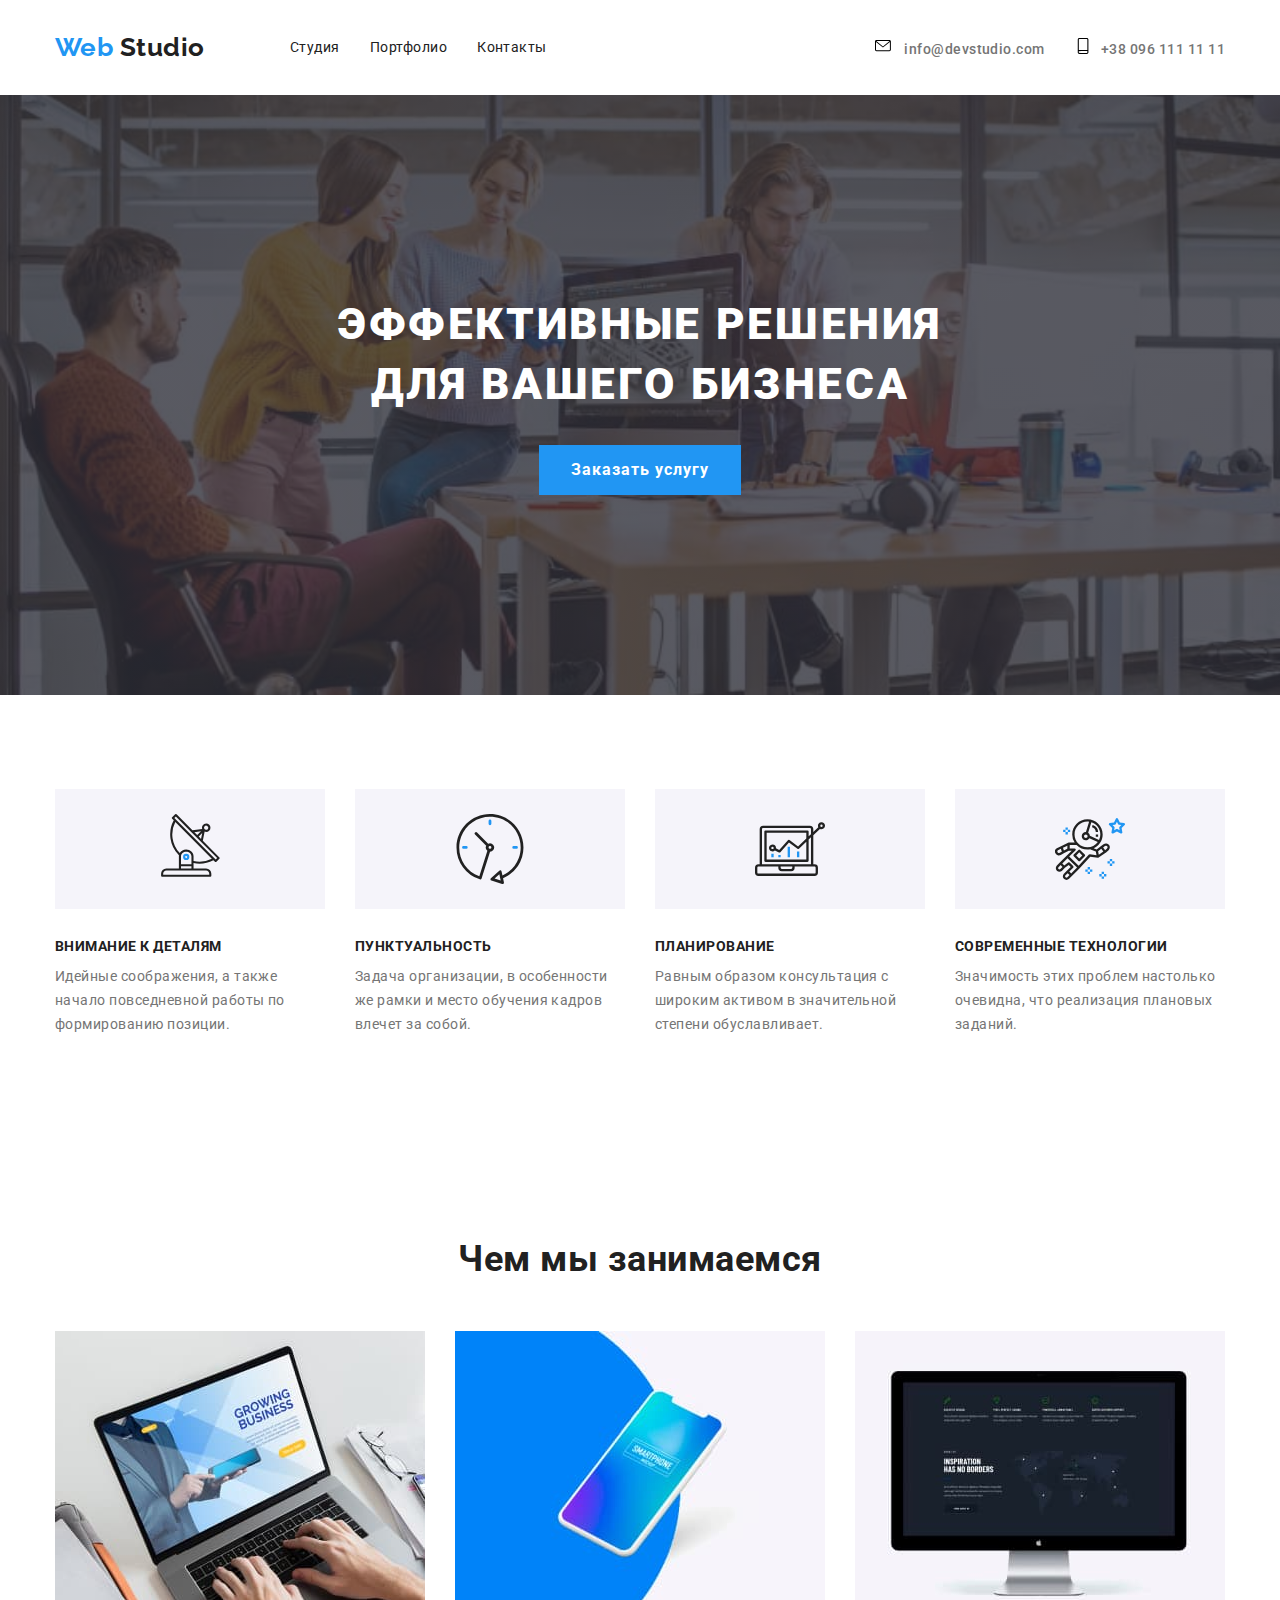
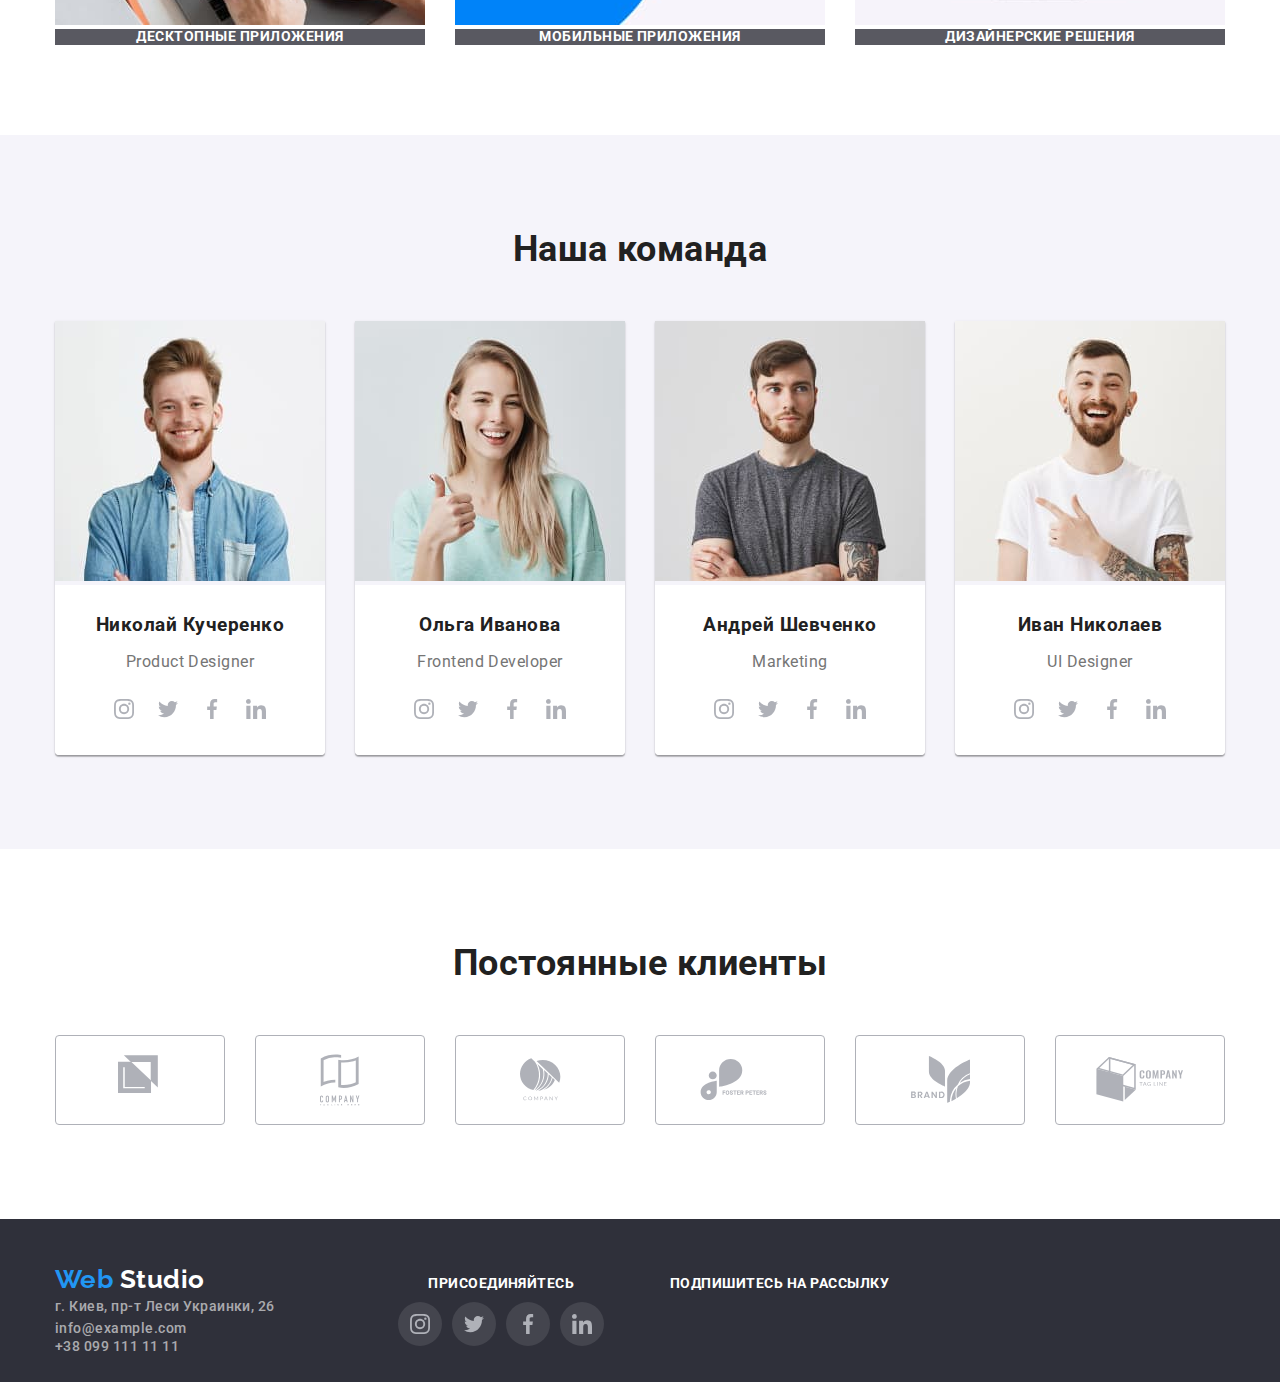
<file: index.html>
<!DOCTYPE html>
<html lang="ru">
  <head>
    <meta charset="UTF-8" />
    <meta name="viewport" content="width=device-width, initial-scale=1.0" />
    <link
      href="https://fonts.googleapis.com/css2?family=Raleway:wght@700&family=Roboto:wght@400;500;700;900&display=swap"
      rel="stylesheet"
    />
    <link
      rel="stylesheet"
      href="https://cdnjs.cloudflare.com/ajax/libs/modern-normalize/0.6.0/modern-normalize.min.css"
    />
    <link rel="stylesheet" href="styles/styles.css" />
    <title>Web Studio</title>
  </head>
  <body>
    <header class="header">
      <div class="container flex-container">
        <nav class="main-nav">
          <a class="logo" href=""
            ><span class="logo header-web">Web</span>
            <span class="logo header-studio">Studio</span>
          </a>

          <ul class="contacts-nav list">
            <li class="item">
              <a href="./index.html" class="contacts-nav-link link">Студия</a>
            </li>
            <li class="item">
              <a href="./portfolio.html" class="contacts-nav-link link"
                >Портфолио</a
              >
            </li>
            <li class="item">
              <a href="" class="contacts-nav-link link">Контакты</a>
            </li>
          </ul>
        </nav>
        <ul class="address-nav list">
          <li class="item">
            <a href="mailto:info@devstudio.com" class="link"
              ><svg width="16" height="16" class="icon-envelope">
                <use href="./images/sprite.svg#icon-envelope"></use>
              </svg>
              info@devstudio.com</a
            >
          </li>
          <li class="item">
            <a href="tel:+38096111111" class="link"
              ><svg width="16" height="16" class="icon-smartphone">
                <use href="./images/sprite.svg#icon-smartphone"></use></svg
              >+38 096 111 11 11</a
            >
          </li>
        </ul>
      </div>
    </header>
    <main>
      <div class="overlay">
        <section class="hero">
          <h1 class="hero-title">
            Эффективные решения <br />
            для вашего бизнеса
          </h1>
          <a class="button" href=""
            ><span class="order">Заказать услугу</span>
          </a>
        </section>
      </div>
      <section class="section feature">
        <div class="container">
          <h2 class="section-title visually-hidden">Наши преимущества</h2>

          <ul class="feature-list list flex-container">
            <li class="item">
              <div class="features-layout">
                <svg class="features-icon">
                  <use
                    class="features-icon"
                    href="./images/sprite.svg#icon-antenna"
                  ></use>
                </svg>
              </div>

              <h3 class="title">Внимание к деталям</h3>
              <p class="feature-text">
                Идейные соображения, а также начало повседневной работы по
                формированию позиции.
              </p>
            </li>
            <li class="item">
              <div class="features-layout">
                <svg class="features-icon">
                  <use href="./images/sprite.svg#icon-clock"></use>
                </svg>
              </div>

              <h3 class="title">Пунктуальность</h3>
              <p class="feature-text">
                Задача организации, в особенности же рамки и место обучения
                кадров влечет за собой.
              </p>
            </li>
            <li class="item">
              <div class="features-layout">
                <svg class="features-icon">
                  <use href="./images/sprite.svg#icon-diagram"></use>
                </svg>
              </div>

              <h3 class="title">Планирование</h3>
              <p class="feature-text">
                Равным образом консультация с широким активом в значительной
                степени обуславливает.
              </p>
            </li>
            <li class="item">
              <div class="features-layout">
                <svg class="features-icon">
                  <use href="./images/sprite.svg#icon-astronaut"></use>
                </svg>
              </div>

              <h3 class="title">Современные технологии</h3>
              <p class="feature-text">
                Значимость этих проблем настолько очевидна, что реализация
                плановых заданий.
              </p>
            </li>
          </ul>
        </div>
      </section>
      <section class="wedo">
        <div class="container">
          <h2 class="section-title">Чем мы занимаемся</h2>
          <ul class="wedo-list list flex-container">
            <li class="item">
              <a href="" class="link"
                ><img
                  width="370"
                  height="294"
                  src="./images/desktop.jpg"
                  alt="Десктопные приложения"
              /></a>
              <h3 class="title">Десктопные приложения</h3>
            </li>
            <li class="item">
              <a href="" class="link"
                ><img
                  width="370"
                  height="294"
                  src="./images/mobile.jpg"
                  alt="Мобильные приложения"
              /></a>
              <h3 class="title">Мобильные приложения</h3>
            </li>
            <li class="item">
              <a href="" class="link"
                ><img
                  width="370"
                  height="294"
                  src="./images/designer.jpg"
                  alt="Дизайнерские решения"
              /></a>
              <h3 class="title">Дизайнерские решения</h3>
            </li>
          </ul>
        </div>
      </section>
      <section class="section team">
        <div class="container">
          <h2 class="section-title">Наша команда</h2>
          <ul class="team-list list flex-container">
            <li class="item">
              <a href="" class="link"
                ><img
                  width="270"
                  height="260"
                  src="./images/Kucherenko.jpg"
                  alt="product designer"
              /></a>
              <div class="team-overlay">
                <h3 class="title">Николай Кучеренко</h3>
                <p>Product Designer</p>
                <ul class="smm list">
                  <li>
                    <a href="" aria-label="Instagram link" class="social-link"
                      ><svg class="icon-social">
                        <use
                          href="./images/sprite.svg#icon-instagram"
                        ></use></svg
                    ></a>
                  </li>
                  <li>
                    <a href="" aria-label="Twitter link" class="social-link"
                      ><svg class="icon-social">
                        <use href="./images/sprite.svg#icon-twitter"></use></svg
                    ></a>
                  </li>
                  <li>
                    <a href="" aria-label="Facebook link" class="social-link"
                      ><svg class="icon-social">
                        <use
                          href="./images/sprite.svg#icon-facebook"
                        ></use></svg
                    ></a>
                  </li>
                  <li>
                    <a href="" aria-label="LinkedIn link" class="social-link"
                      ><svg class="icon-social">
                        <use
                          href="./images/sprite.svg#icon-linkedin"
                        ></use></svg
                    ></a>
                  </li>
                </ul>
              </div>
            </li>
            <li class="item">
              <a href=""
                ><img
                  width="270"
                  height="260"
                  src="./images/Ivanova.jpg"
                  alt="Frontend Developer"
              /></a>
              <div class="team-overlay">
                <h3 class="title">Ольга Иванова</h3>
                <p>Frontend Developer</p>
                <ul class="smm list">
                  <li>
                    <a href="" aria-label="Instagram link" class="social-link"
                      ><svg class="icon-social">
                        <use
                          href="./images/sprite.svg#icon-instagram"
                        ></use></svg
                    ></a>
                  </li>
                  <li>
                    <a href="" aria-label="Twitter link" class="social-link"
                      ><svg class="icon-social">
                        <use href="./images/sprite.svg#icon-twitter"></use></svg
                    ></a>
                  </li>
                  <li>
                    <a href="" aria-label="Facebook link" class="social-link"
                      ><svg class="icon-social">
                        <use
                          href="./images/sprite.svg#icon-facebook"
                        ></use></svg
                    ></a>
                  </li>
                  <li>
                    <a href="" aria-label="LinkedIn link" class="social-link"
                      ><svg class="icon-social">
                        <use
                          href="./images/sprite.svg#icon-linkedin"
                        ></use></svg
                    ></a>
                  </li>
                </ul>
              </div>
            </li>
            <li class="item">
              <a href=""
                ><img
                  width="270"
                  height="260"
                  src="./images/Shevchenko.jpg"
                  alt="marketer"
              /></a>
              <div class="team-overlay">
                <h3 class="title">Андрей Шевченко</h3>
                <p>Marketing</p>
                <ul class="smm list">
                  <li>
                    <a href="" aria-label="Instagram link" class="social-link"
                      ><svg class="icon-social">
                        <use
                          href="./images/sprite.svg#icon-instagram"
                        ></use></svg
                    ></a>
                  </li>
                  <li>
                    <a href="" aria-label="Twitter link" class="social-link"
                      ><svg class="icon-social">
                        <use href="./images/sprite.svg#icon-twitter"></use></svg
                    ></a>
                  </li>
                  <li>
                    <a href="" aria-label="Facebook link" class="social-link"
                      ><svg class="icon-social">
                        <use
                          href="./images/sprite.svg#icon-facebook"
                        ></use></svg
                    ></a>
                  </li>
                  <li>
                    <a href="" aria-label="LinkedIn link" class="social-link"
                      ><svg class="icon-social">
                        <use
                          href="./images/sprite.svg#icon-linkedin"
                        ></use></svg
                    ></a>
                  </li>
                </ul>
              </div>
            </li>
            <li class="item">
              <a href=""
                ><img
                  width="270"
                  height="260"
                  src="./images/Nikolaieff.jpg"
                  alt="product designer"
              /></a>
              <div class="team-overlay">
                <h3 class="title">Иван Николаев</h3>
                <p>UI Designer</p>
                <ul class="smm list">
                  <li>
                    <a href="" aria-label="Instagram link" class="social-link"
                      ><svg class="icon-social">
                        <use
                          href="./images/sprite.svg#icon-instagram"
                        ></use></svg
                    ></a>
                  </li>
                  <li>
                    <a href="" aria-label="Twitter link" class="social-link"
                      ><svg class="icon-social">
                        <use href="./images/sprite.svg#icon-twitter"></use></svg
                    ></a>
                  </li>
                  <li>
                    <a href="" aria-label="Facebook link" class="social-link"
                      ><svg class="icon-social">
                        <use
                          href="./images/sprite.svg#icon-facebook"
                        ></use></svg
                    ></a>
                  </li>
                  <li>
                    <a href="" aria-label="LinkedIn link" class="social-link"
                      ><svg class="icon-social">
                        <use
                          href="./images/sprite.svg#icon-linkedin"
                        ></use></svg
                    ></a>
                  </li>
                </ul>
              </div>
            </li>
          </ul>
        </div>
      </section>
      <section class="section clients">
        <div class="container">
          <h2 class="section-title">Постоянные клиенты</h2>
          <ul class="clients-list list flex-container">
            <li class="clients-item">
              <a href="" class="link">
                <svg class="clients-icon-1">
                  <use href="./images/sprite.svg#icon-Client1"></use>
                </svg>
              </a>
            </li>
            <li class="clients-item">
              <a href="" class="link">
                <svg  class="clients-icon-2">
                  <use href="./images/sprite.svg#icon-Client2"></use>
                </svg>
              </a>
            </li>
            <li class="clients-item">
              <a href="" class="link">
                <svg class="clients-icon-3">
                  <use href="./images/sprite.svg#icon-Client3"></use>
                </svg>
              </a>
            </li>
            <li class="clients-item">
              <a href="" class="link">
                <svg class="clients-icon-4">
                  <use href="./images/sprite.svg#icon-Client4"></use>
                </svg>
              </a>
            </li>
            <li class="clients-item">
              <a href="" class="link">
                <svg  class="clients-icon-5">
                  <use href="./images/sprite.svg#icon-Client5"></use>
                </svg>
              </a>
            </li>
            <li class="clients-item">
              <a href="" class="link">
                <svg class="clients-icon-6">
                  <use href="./images/sprite.svg#icon-Client6"></use>
                </svg>
              </a>
            </li>
          </ul>
        </div>
      </section>
    </main>
    <footer class="footer">
      <div class="footer-flex container">
        <div class="footer-contacts">
          <a class="logo" href=""
            ><span class="logo footer-web">Web</span>
            <span class="logo footer-studio">Studio</span>
          </a>

          <address class="address">
            <ul class="list">
              <li>
                <p class="address-text">г. Киев, пр-т Леси Украинки, 26</p>
              </li>
              <li>
                <a href="mailto:info@example.com" class="link"
                  >info@example.com</a
                >
              </li>
              <li>
                <a href="" class="link">+38 099 111 11 11</a>
              </li>
            </ul>
          </address>
        </div>
        <div class="social">
          <h3 class="title">Присоединяйтесь</h3>
          <ul class="list">
            <li class="item">
              <a href="" aria-label="Instagram link" class="social-link"
                ><svg class="icon-social">
                  <use href="./images/sprite.svg#icon-instagram"></use></svg
              ></a>
            </li>
            <li class="item">
              <a href="" aria-label="Twitter link" class="social-link"
                ><svg class="icon-social">
                  <use href="./images/sprite.svg#icon-twitter"></use></svg
              ></a>
            </li>
            <li class="item">
              <a href="" aria-label="Facebook link" class="social-link"
                ><svg class="icon-social">
                  <use href="./images/sprite.svg#icon-facebook"></use></svg
              ></a>
            </li>
            <li class="item">
              <a href="" aria-label="LinkedIn link" class="social-link"
                ><svg class="icon-social">
                  <use href="./images/sprite.svg#icon-linkedin"></use></svg
              ></a>
            </li>
          </ul>
        </div>
        <div class="footer-nav">
          <h3 class="title">Подпишитесь на рассылку</h3>
        </div>
      </div>
    </footer>
  </body>
</html>
</file>
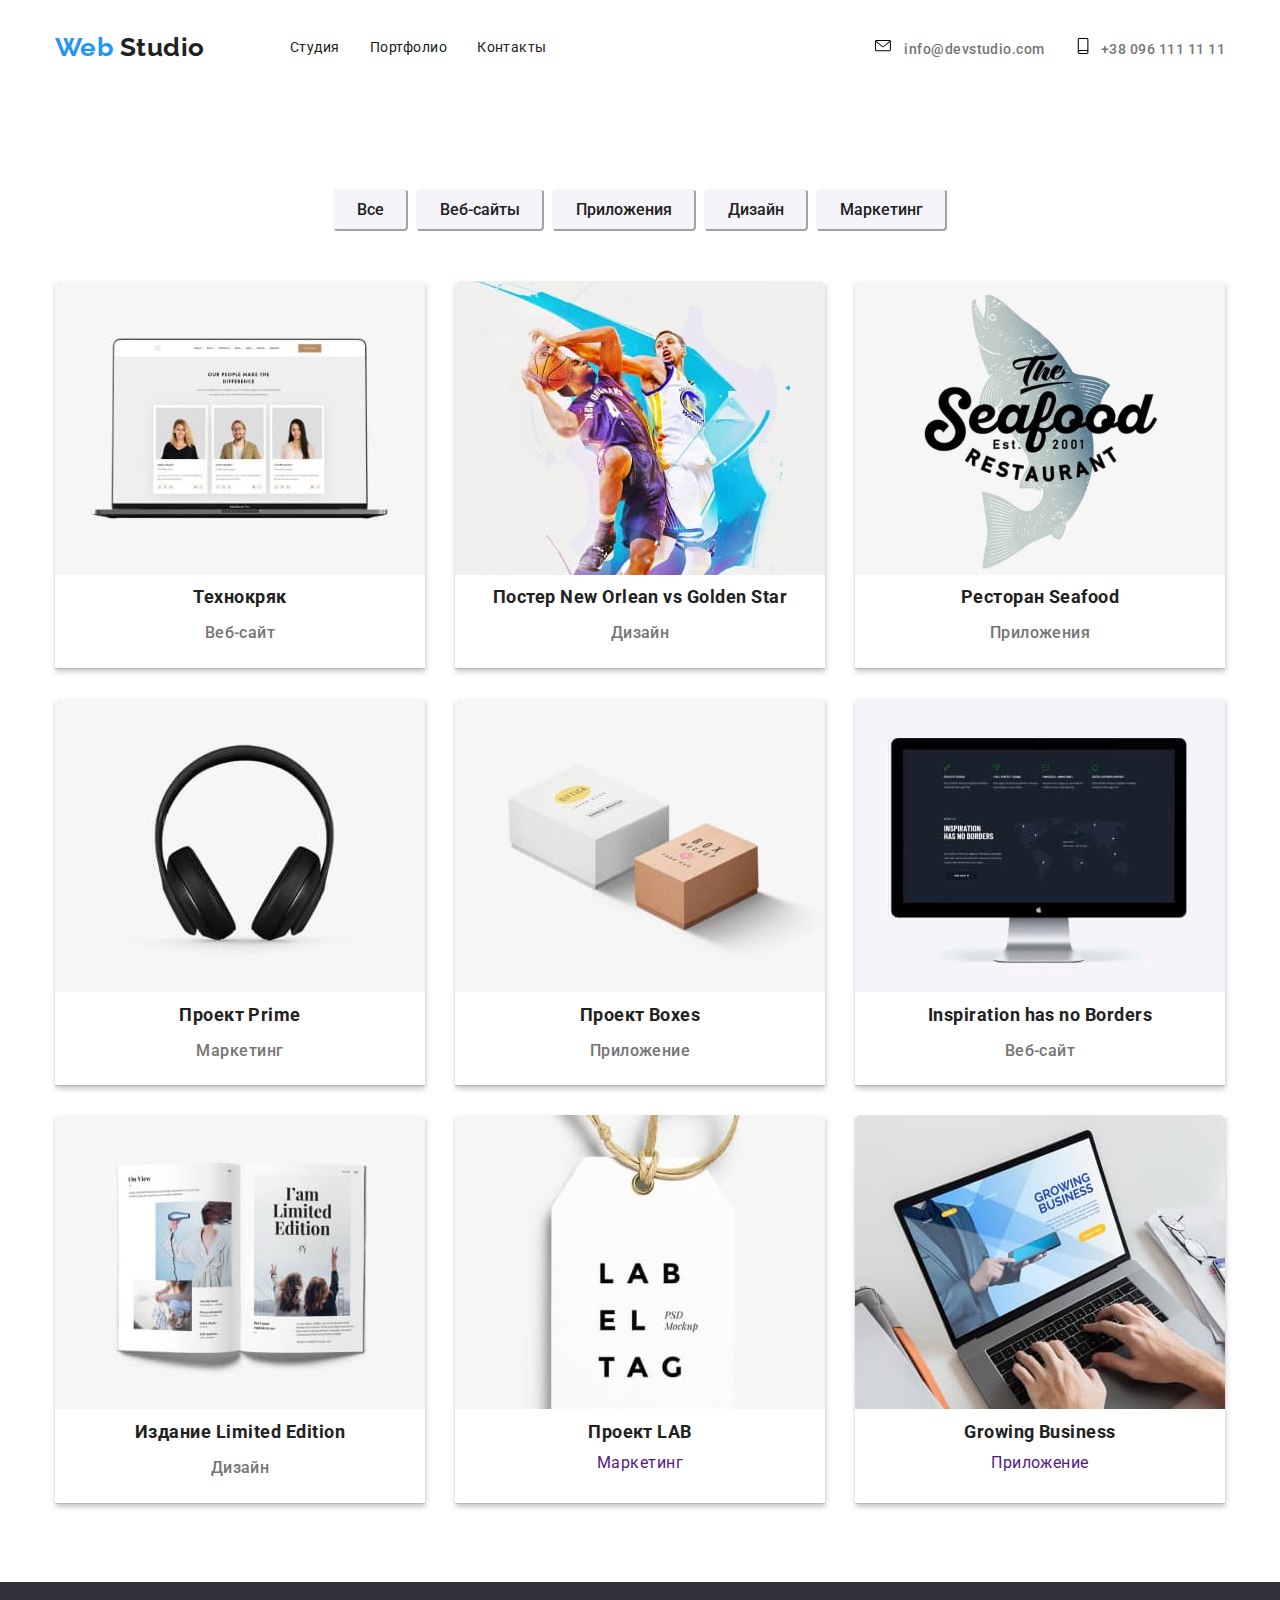
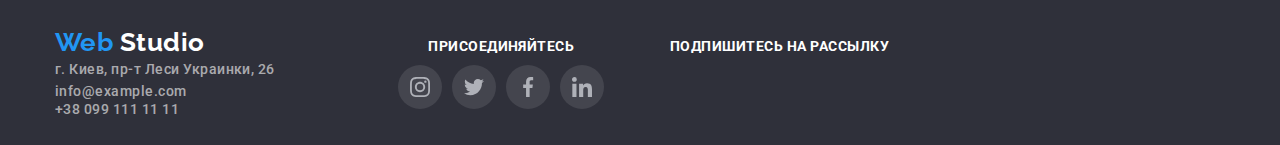
<file: portfolio.html>
<!DOCTYPE html>
<html lang="ru">
  <head>
    <meta charset="UTF-8" />
    <meta name="viewport" content="width=device-width, initial-scale=1.0" />
    <title>Портфолио</title>
    <link
      href="https://fonts.googleapis.com/css2?family=Raleway:wght@700&family=Roboto:wght@400;500;700;900&display=swap"
      rel="stylesheet"
    />
    <link
      rel="stylesheet"
      href="https://cdnjs.cloudflare.com/ajax/libs/modern-normalize/0.6.0/modern-normalize.min.css"
    />
    <link rel="stylesheet" href="styles/styles.css" />
  </head>
  <body>
    <header class="header">
      <div class="container flex-container">
        <nav class="main-nav">
          <a class="logo" href=""
            ><span class="logo header-web">Web</span>
            <span class="logo header-studio">Studio</span>
          </a>

          <ul class="contacts-nav list">
            <li class="item">
              <a href="./index.html" class="contacts-nav-link link">Студия</a>
            </li>
            <li class="item">
              <a href="./portfolio.html" class="contacts-nav-link link"
                >Портфолио</a
              >
            </li>
            <li class="item">
              <a href="" class="contacts-nav-link link">Контакты</a>
            </li>
          </ul>
        </nav>
        <ul class="address-nav list">
          <li class="item">
            <a href="mailto:info@devstudio.com" class="link"
              ><svg width="16" height="16" class="icon-envelope">
                <use href="./images/sprite.svg#icon-envelope"></use>
              </svg>
              info@devstudio.com</a
            >
          </li>
          <li class="item">
            <a href="tel:+38096111111" class="link"
              ><svg width="16" height="16" class="icon-smartphone">
                <use href="./images/sprite.svg#icon-smartphone"></use></svg
              >+38 096 111 11 11</a
            >
          </li>
        </ul>
      </div>
    </header>
    <main>
      <section class="works">
        <div class="container">
          <h1 class="hero-title visually-hidden">Наши работы</h1>
          <ul class="button-list list menu-nav">
            <li class="item">
              <button type="button" class="works-button">Все</button>
            </li>
            <li class="item">
              <button type="button" class="works-button">Веб-сайты</button>
            </li>
            <li class="item">
              <button type="button" class="works-button">Приложения</button>
            </li>
            <li class="item">
              <button type="button" class="works-button">Дизайн</button>
            </li>
            <li class="item">
              <button type="button" class="works-button">Маркетинг</button>
            </li>
          </ul>

          <ul class="works-list list">
            <li class="item">
              <a href="" class="link">
                <img
                  width="370"
                  height="294"
                  src="./images/portfolio/technocrack.jpg"
                  alt="технокряк"
                />
                <h2 class="title">Технокряк</h2>
                <p class="works-description">Веб-сайт</p>
                <p class="text-hover">
                  Технокряк это современная площадка распространения
                  коронавируса. Компании используют эту платформу для цифрового
                  шпионажа и атак на защищённые сервера конкурентов.
                </p>
              </a>
            </li>
            <li class="item">
              <a href="" class="link">
                <img
                  width="370"
                  height="294"
                  src="./images/portfolio/nba.jpg"
                  alt="постер"
                />
                <h2 class="title">Постер New Orlean vs Golden Star</h2>
                <p class="works-description">Дизайн</p>
                <p class="text-hover">
                  Технокряк это современная площадка распространения
                  коронавируса. Компании используют эту платформу для цифрового
                  шпионажа и атак на защищённые сервера конкурентов.
                </p>
              </a>
            </li>
            <li class="item">
              <a href="" class="link">
                <img
                  width="370"
                  height="294"
                  src="./images/portfolio/seafood.jpg"
                  alt="приложение ресторана"
                />
                <h2 class="title">Ресторан Seafood</h2>
                <p class="works-description">Приложения</p>
                <p class="text-hover">
                  Технокряк это современная площадка распространения
                  коронавируса. Компании используют эту платформу для цифрового
                  шпионажа и атак на защищённые сервера конкурентов.
                </p>
              </a>
            </li>
            <li class="item">
              <a href="" class="link">
                <img
                  width="370"
                  height="294"
                  src="./images/portfolio/prime.jpg"
                  alt="проект прайм"
                />
                <h2 class="title">Проект Prime</h2>
                <p class="works-description">Маркетинг</p>
                <p class="text-hover">
                  Технокряк это современная площадка распространения
                  коронавируса. Компании используют эту платформу для цифрового
                  шпионажа и атак на защищённые сервера конкурентов.
                </p>
              </a>
            </li>
            <li class="item">
              <a href="" class="link">
                <img
                  width="370"
                  height="294"
                  src="./images/portfolio/boxes.jpg"
                  alt="проект boxes"
                />
                <h2 class="title">Проект Boxes</h2>
                <p class="works-description">Приложение</p>
                <p class="text-hover">
                  Технокряк это современная площадка распространения
                  коронавируса. Компании используют эту платформу для цифрового
                  шпионажа и атак на защищённые сервера конкурентов.
                </p>
              </a>
            </li>
            <li class="item">
              <a href="" class="link">
                <img
                  width="370"
                  height="294"
                  src="./images/portfolio/noborders.jpg"
                  alt="нет границ"
                />
                <h2 class="title">Inspiration has no Borders</h2>
                <p class="works-description">Веб-сайт</p>
                <p class="text-hover">
                  Технокряк это современная площадка распространения
                  коронавируса. Компании используют эту платформу для цифрового
                  шпионажа и атак на защищённые сервера конкурентов.
                </p>
              </a>
            </li>
            <li class="item">
              <a href="" class="link">
                <img
                  width="370"
                  height="294"
                  src="./images/portfolio/edition.jpg"
                  alt="издание"
                />
                <h2 class="title">Издание Limited Edition</h2>
                <p class="works-description">Дизайн</p>
                <p class="text-hover">
                  Технокряк это современная площадка распространения
                  коронавируса. Компании используют эту платформу для цифрового
                  шпионажа и атак на защищённые сервера конкурентов.
                </p>
              </a>
            </li>
            <li class="item">
              <a href="" class="link">
                <img
                  width="370"
                  height="294"
                  src="./images/portfolio/lab.jpg"
                  alt="проект Лаб"
                />
                <h2 class="title">Проект LAB</h2>
                <p class="text">Маркетинг</p>
                <p class="text-hover">
                  Технокряк это современная площадка распространения
                  коронавируса. Компании используют эту платформу для цифрового
                  шпионажа и атак на защищённые сервера конкурентов.
                </p>
              </a>
            </li>
            <li class="item">
              <a href="" class="link">
                <img
                  width="370"
                  height="294"
                  src="./images/portfolio/growing.jpg"
                  alt="технокряк"
                />
                <h2 class="title">Growing Business</h2>
                <p class="text">Приложение</p>
                <p class="text-hover">
                  Технокряк это современная площадка распространения
                  коронавируса. Компании используют эту платформу для цифрового
                  шпионажа и атак на защищённые сервера конкурентов.
                </p>
              </a>
            </li>
          </ul>
        </div>
      </section>
    </main>
    <footer class="footer">
      <div class="footer-flex container">
        <div class="footer-contacts">
          <a class="logo" href=""
            ><span class="logo footer-web">Web</span>
            <span class="logo footer-studio">Studio</span>
          </a>

          <address class="address">
            <ul class="list">
              <li>
                <p class="address-text">г. Киев, пр-т Леси Украинки, 26</p>
              </li>
              <li>
                <a href="mailto:info@example.com" class="link"
                  >info@example.com</a
                >
              </li>
              <li>
                <a href="" class="link">+38 099 111 11 11</a>
              </li>
            </ul>
          </address>
        </div>
        <div class="social">
          <h3 class="title">Присоединяйтесь</h3>
          <ul class="list">
            <li class="item">
              <a href="" aria-label="Instagram link" class="social-link"
                ><svg class="icon-social">
                  <use href="./images/sprite.svg#icon-instagram"></use></svg
              ></a>
            </li>
            <li class="item">
              <a href="" aria-label="Twitter link" class="social-link"
                ><svg class="icon-social">
                  <use href="./images/sprite.svg#icon-twitter"></use></svg
              ></a>
            </li>
            <li class="item">
              <a href="" aria-label="Facebook link" class="social-link"
                ><svg class="icon-social">
                  <use href="./images/sprite.svg#icon-facebook"></use></svg
              ></a>
            </li>
            <li class="item">
              <a href="" aria-label="LinkedIn link" class="social-link"
                ><svg class="icon-social">
                  <use href="./images/sprite.svg#icon-linkedin"></use></svg
              ></a>
            </li>
          </ul>
        </div>
        <div class="footer-nav">
          <h3 class="title">Подпишитесь на рассылку</h3>
        </div>
      </div>
    </footer>
  </body>
</html>
</file>
<file: styles/styles.css>
:root {
  --primary-text-color: rgba(117, 117, 117);
  --title-text-color: rgb(33, 33, 33);
  --accent-color: #2196f3;
  --primary-white-color: #ffffff;
  --border-color: #afb1b8;
}

html {
  box-sizing: border-box;
}

*,
*::before,
*::after {
  box-sizing: inherit;
}

body {
  background-color: var(--primary-white-color);
  color: var(--primary-text-color);
  font-family: Roboto, sans-serif;
  letter-spacing: 0.03em;
}

.flex-container {
  display: flex;
  align-items: center;
}

.main-nav {
  display: flex;
  align-items: center;
}

.menu-nav {
  display: flex;
  justify-content: center;
  align-items: center;
}

.hero {
  text-align: center;
  padding-top: 200px;
  padding-bottom: 200px;
}

.hero-title {
  font-weight: 900;
  font-size: 44px;
  line-height: 1.36;
  text-align: center;
  letter-spacing: 0.06em;
  text-transform: uppercase;
  color: var(--primary-white-color);
  margin-top: 0;
  margin-bottom: 30px;
}

.overlay {
  height: 600px;
  max-width: 1600px;
  margin-right: auto;
  margin-left: auto;
  background-image: linear-gradient(
      rgba(47, 48, 58, 0.8),
      rgba(47, 48, 58, 0.8)
    ),
    url(../images/Header-img.jpg);
  background-color: #757575;
  background-repeat: no-repeat;
  background-size: cover;
  background-position: center;
}

.container {
  width: 1200px;
  padding-left: 15px;
  padding-right: 15px;
  margin-left: auto;
  margin-right: auto;
  background-color: var(--primary-white-color);
}

.logo {
  font-family: Raleway;
  font-weight: bold;
  font-size: 26px;
  line-height: 1.2;
  text-decoration: none;
}

.header {
  padding-top: 32px;
  padding-bottom: 32px;
}

.header-web {
  color: #2196f3;
}

.header-studio {
  color: #212121;
}

.footer-web {
  color: #2196f3;
}

.footer-studio {
  color: #fff;
}

.list {
  list-style: none;
  padding: 0;
  margin: 0;
}

.smm {
  display: flex;
  justify-content: center;
}

.smm .list {
  justify-content: center;
  align-items: center;
}

.social-link:hover,
.social-link:focus {
  --color1: #ffffff;
  --color2: #ffffff;
  background-color: var(--accent-text-color);
}

.social-link {
  display: inline-flex;
  align-items: center;
  justify-content: center;
  background-color: rgba(255, 255, 255, 0.1);
  border-radius: 50%;
  width: 44px;
  height: 44px;
}

.icon-social {
  width: 20px;
  height: 20px;
}

.team {
  padding-top: 94px;
  padding-bottom: 94px;
  background-color: #f5f4fa;
}

.team .container {
  background-color: #f5f4fa;
}

.team-overlay {
  background-color: #fff;
  padding-top: 30px;
  padding-bottom: 24px;
}

.team-list .link {
  text-decoration: none;
}

.team-list .social-link:hover,
.team-list .social-link:focus {
  background-color: var(--accent-color);
}

.team-list .item {
  width: calc((100% - 90px) / 4);
  text-align: center;

  box-shadow: 0px 2px 1px rgba(0, 0, 0, 0.2), 0px 1px 1px rgba(0, 0, 0, 0.14),
    0px 1px 3px rgba(0, 0, 0, 0.12);
  border-radius: 0px 0px 4px 4px;
  overflow: hidden;
  border: var(--border-color);
}

.team-list .item + .item {
  margin-left: 30px;
}

.clients {
  padding-top: 94px;
  padding-bottom: 94px;
}

.clients-list {
  display: flex;
  justify-content: space-between;
}

.clients-item {
  fill: #afb1b8;
  display: flex;
  justify-content: center;
  align-items: center;
}

.clients a {
  display: flex;
  width: 170px;
  height: 90px;
  border: 1px solid var(--border-color);
  stroke-width: 1px;
  border-radius: 4px;
  justify-content: center;
  align-items: center;
}

.clients-item a:hover,
.clients-item a:focus {
  border-color: var(--accent-color);
  --color1: var(--accent-color);
  --color2: var(--accent-color);
  border-width: 2px;
}

.clients-icon-6 {
  width: 88px;
  height: 45px;
}

.clients-icon-5 {
  width: 59px;
  height: 47px;
}

.clients-icon-4 {
  width: 80px;
  height: 42px;
}

.clients-icon-3 {
  width: 41px;
  height: 43px;
}

.clients-icon-2 {
  width: 40px;
  height: 52px;
}

.clients-icon-1 {
  width: 44px;
  height: 49px;
}

.text {
  margin-top: 0;
  margin-bottom: 0;
}

.title {
  color: var(--title-text-color);
  margin-top: 0;
  margin-bottom: 0;
}

.button {
  color: var(--primary-white-color);
  background-color: var(--accent-color);
  text-decoration: none;
  min-width: 200px;
  min-height: 50px;
  display: inline-block;
}

.order {
  min-width: 136px;
  min-height: 30px;
  padding-top: 10px;
  padding-bottom: 10px;
  padding-left: 32px;
  padding-right: 32px;
  display: inline-block;
  text-align: center;

  font-weight: 700;
  font-size: 16px;
  line-height: 1.87;
  letter-spacing: 0.06em;
}

.contacts-nav {
  display: flex;
  margin-left: 85px;
}

.social {
  width: calc((100% - 60px) / 4);
}

.social .list {
  padding-top: 10px;
  display: flex;
  justify-content: center;
  align-items: center;
}

.social .item:not(:first-child) {
  margin-left: 10px;
}

/* .social .link {
  font-family: inherit;
  font-weight: 500;
  font-size: 14px;
  line-height: 1.14;
  text-decoration: none;
} */

.social .link:hover,
.social .link:focus {
  color: var(--accent-color);
}

.social .title {
  font-weight: 700;
  font-size: 14px;
  line-height: 1.14;
  text-transform: uppercase;
  color: var(--primary-white-color);
  text-align: center;
}

footer,
.footer-flex {
  background-color: #2f303a;
}

.footer-flex {
  display: flex;
  align-items: baseline;
  justify-content: space-between;
  padding-bottom: 26px;
  padding-top: 45px;
}

.footer-nav {
  width: calc((100% - 60px) / 2);
}

.footer-nav .title {
  font-weight: 700;
  font-size: 14px;
  line-height: 1.14;
  text-transform: uppercase;
  color: var(--primary-white-color);
}

.footer-contacts {
  width: calc((100% - 60px) / 4);
}

.contacts-nav .link {
  display: block;

  font-style: normal;
  color: var(--title-text-color);
  font-size: 14px;
  text-decoration: none;
  line-height: 1.14;

  color: #212121;
}

.contacts-nav .list {
  font-weight: 500;
  font-size: 14px;
  line-height: 1.14;
}

/* .contacts-nav .item {
  background-color: tomato;
} */

/* .contacts-nav .item:not(:last-child) {
  margin-right: 30px;
} */

.contacts-nav .item + .item {
  margin-left: 30px;
}

.contacts-nav .link:hover,
.conacts-nav .link:focus {
  color: var(--accent-color);
}

.address-nav {
  margin-left: auto;
  display: flex;
}

.address-nav .title {
  font-weight: 700;
  font-size: 14px;
  line-height: 1.14;
  text-transform: uppercase;
  color: var(--primary-white-color);
}

.address-nav .item + .item {
  margin-left: 30px;
}

.address-nav .list {
  font-weight: 500;
  font-size: 14px;
  line-height: 1.14;
}

.address-nav .item {
  display: flex;

  font-weight: 500;
  font-size: 14px;
  line-height: 1.14;
}

.address-nav .link {
  font-style: normal;
  color: var(--title-text-color);
  font-size: 14px;
  text-decoration: none;
  color: var(--primary-text-color);
}

.address-nav .link:hover,
.address-nav .link:focus {
  color: var(--accent-color);
  fill: var(--accent-color);
}

.icon-envelope,
.icon-smartphone {
  margin-right: 10px;
}

.address {
  width: 231px;
}

.address .link {
  padding-top: 9px;
  padding-bottom: 9px;
  font-family: inherit;
  font-weight: 500;
  font-size: 14px;
  line-height: 1.14;
  text-decoration: none;
  font-style: normal;
  color: rgba(255, 255, 255, 0.6);
}

.address .link:hover,
.address .link:focus {
  color: var(--accent-color);
}

.works {
  padding-top: 94px;
  padding-bottom: 94px;
}

.works-list {
  display: flex;
  flex-wrap: wrap;
  margin: -15px;
}

/* .works-list .item + .item {
  margin-left: 30px;
} */

.works-list .item {
  margin: 15px;
  width: calc ((100% - 60px)/3);
  box-shadow: 1px 4px 6px rgba(0, 0, 0, 0.16), 0px 4px 4px rgba(0, 0, 0, 0.06),
    0px 1px 1px rgba(0, 0, 0, 0.12);
}

.works-list .item:nth-child(3n) {
  margin-right: 0px;
}

.works-list .item:nth-last-child(-n + 3) {
  margin-bottom: 0px;
}

.works-list .link {
  text-decoration: none;
  text-align: center;
  display: block;
}

.works-list.link:hover,
.works-list.link:focus {
  color: var(--accent-color);
}

.works-description {
  font-weight: 500;
  font-size: 16px;
  line-height: 1.8;
  color: var(--primary-text-color);

  margin-top: 0;
  margin-bottom: 20px;
}

.works-list .title {
  font-weight: 700;
  font-size: 18px;
  line-height: 2;
  margin-bottom: 4px;
}

.button-list {
  margin-bottom: 50px;
}

.button-list .item + .item {
  margin-left: 8px;
}

.works-button {
  border-radius: 4px;
  border-color: #f5f4fa;
  padding: 6px 22px;
  font-weight: 500;
  background: #f5f4fa;
  color: var(--title-text-color);
  font-size: 16px;
  line-height: 1.62;
  text-align: center;
}

.works-button:hover {
  background-color: var(--accent-color);
  color: var(--primary-white-color);
}

/* .list-workbuton .item {
  margin-left: 8px;
} */

.text-hover {
  display: none;
  margin-top: 0;
  margin-bottom: 0;

  font-family: Roboto;
  font-style: normal;
  font-weight: 500;
  font-size: 18px;
  line-height: 1.56;
  color: var(--primary-white-color);
  background: rgba(33, 150, 243, 0.9);
}

button {
  font-family: inherit;
}

button:hover,
button:focus {
  color: var(--accent-color);
}

.section-title {
  margin-top: 0;
  margin-bottom: 50px;

  font-weight: 700;
  font-size: 36px;
  line-height: 1.16;
  text-align: center;
  color: var(--title-text-color);
}

.feature {
  padding-top: 94px;
  padding-bottom: 94px;
}

.feature-list .item {
  text-align: center;
  width: calc((100% - 90px) / 4);
}

.feature-list .item + .item {
  margin-left: 30px;
}

.feature-list .title {
  text-align: left;
  margin-top: 30px;
  margin-bottom: 10px;
}

.features-layout {
  height: 120px;
  background-color: #f5f4fa;
  display: flex;
  justify-content: center;
  align-items: center;
}

.features-icon {
  width: 70px;
  height: 70px;
}

.wedo {
  padding-top: 94px;
  padding-bottom: 40px;
}

.wedo .title {
  font-weight: 700;
  font-size: 14px;
  line-height: 1.14;
  text-align: center;
  text-transform: uppercase;
  color: #ffffff;
  background: rgba(47, 48, 58, 0.8);
  padding-left: 15px;
  padding-right: 15px;
  margin-bottom: 50px;
}

.wedo-list .item {
  width: calc((100% - 60px) / 3);
}

.wedo-list .item + .item {
  margin-left: 30px;
}

.feature-list .title {
  font-weight: 700;
  font-size: 14px;
  line-height: 1.14;
  text-transform: uppercase;
  color: var(--title-text-color);
}

.clients {
  padding-bottom: 94px;
}

.clients-list .item {
  width: calc((100% - 180px) / 6);
}

.clients-list .item + .item {
  margin-left: 30px;
}

.feature-title {
  margin-bottom: 55px;
}

.feature-text {
  font-weight: 400;
  font-size: 14px;
  line-height: 1.71;
  color: var(--primary-text-color);
  text-align: left;
  margin-top: 0;
}

.address-text {
  font-family: Roboto;
  font-style: normal;
  font-weight: 500;
  font-size: 14px;
  line-height: 1.71;
  color: rgba(255, 255, 255, 0.6);

  margin-top: 0;
  margin-bottom: 0;
}

.social .icon-social {
  --color2: var(--primary-text-color);
}

.social-link:hover,
.social .social-link:focus {
  background-color: var(--accent-color);
  fill: #fff;
}

.social-link {
  fill: #afb1b8;
  display: inline-flex;
  align-items: center;
  justify-content: center;
  background-color: rgba(255, 255, 255, 0.1);
  border-radius: 50%;
  width: 44px;
  height: 44px;
}

.visually-hidden {
  position: absolute;
  overflow: hidden;
  clip: rect(0 0 0 0);
  height: 1px;
  width: 1px;
  margin: -1px;
  padding: 0;
  border: 0;
}
</file>
